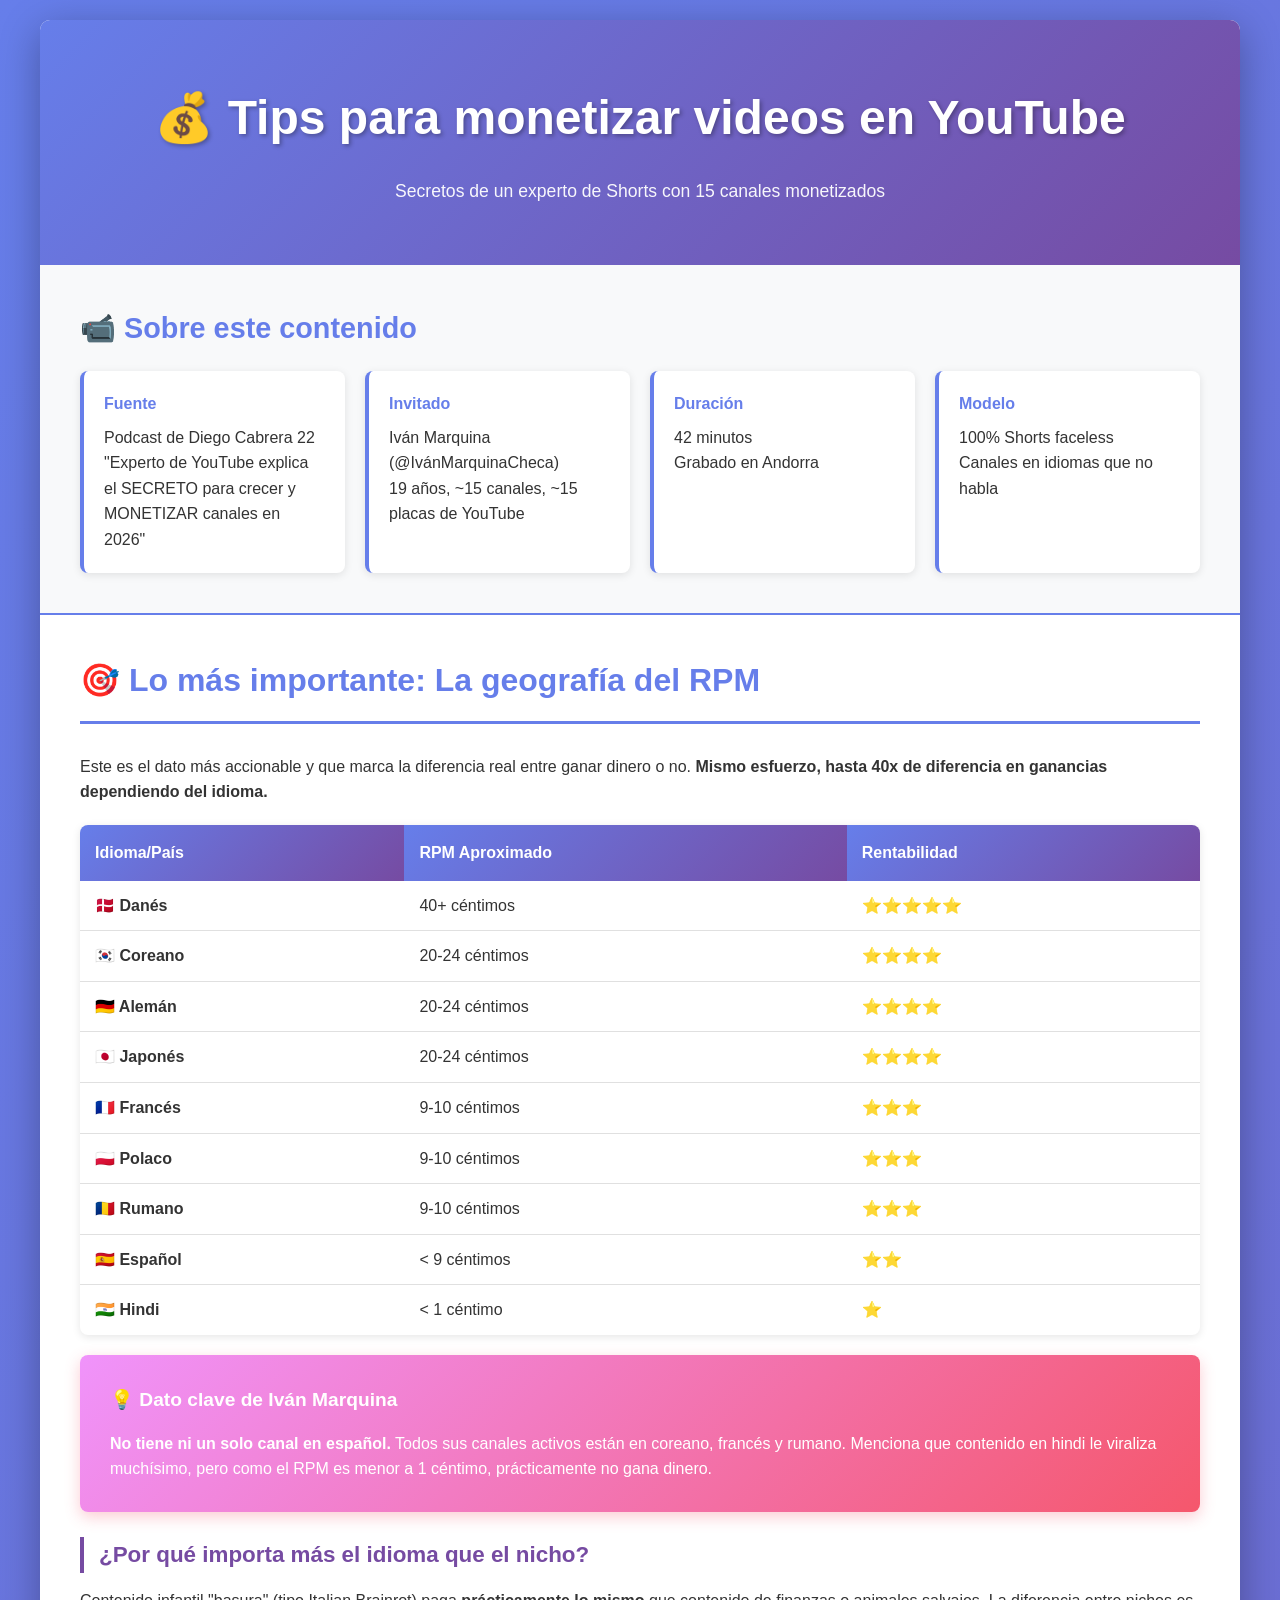
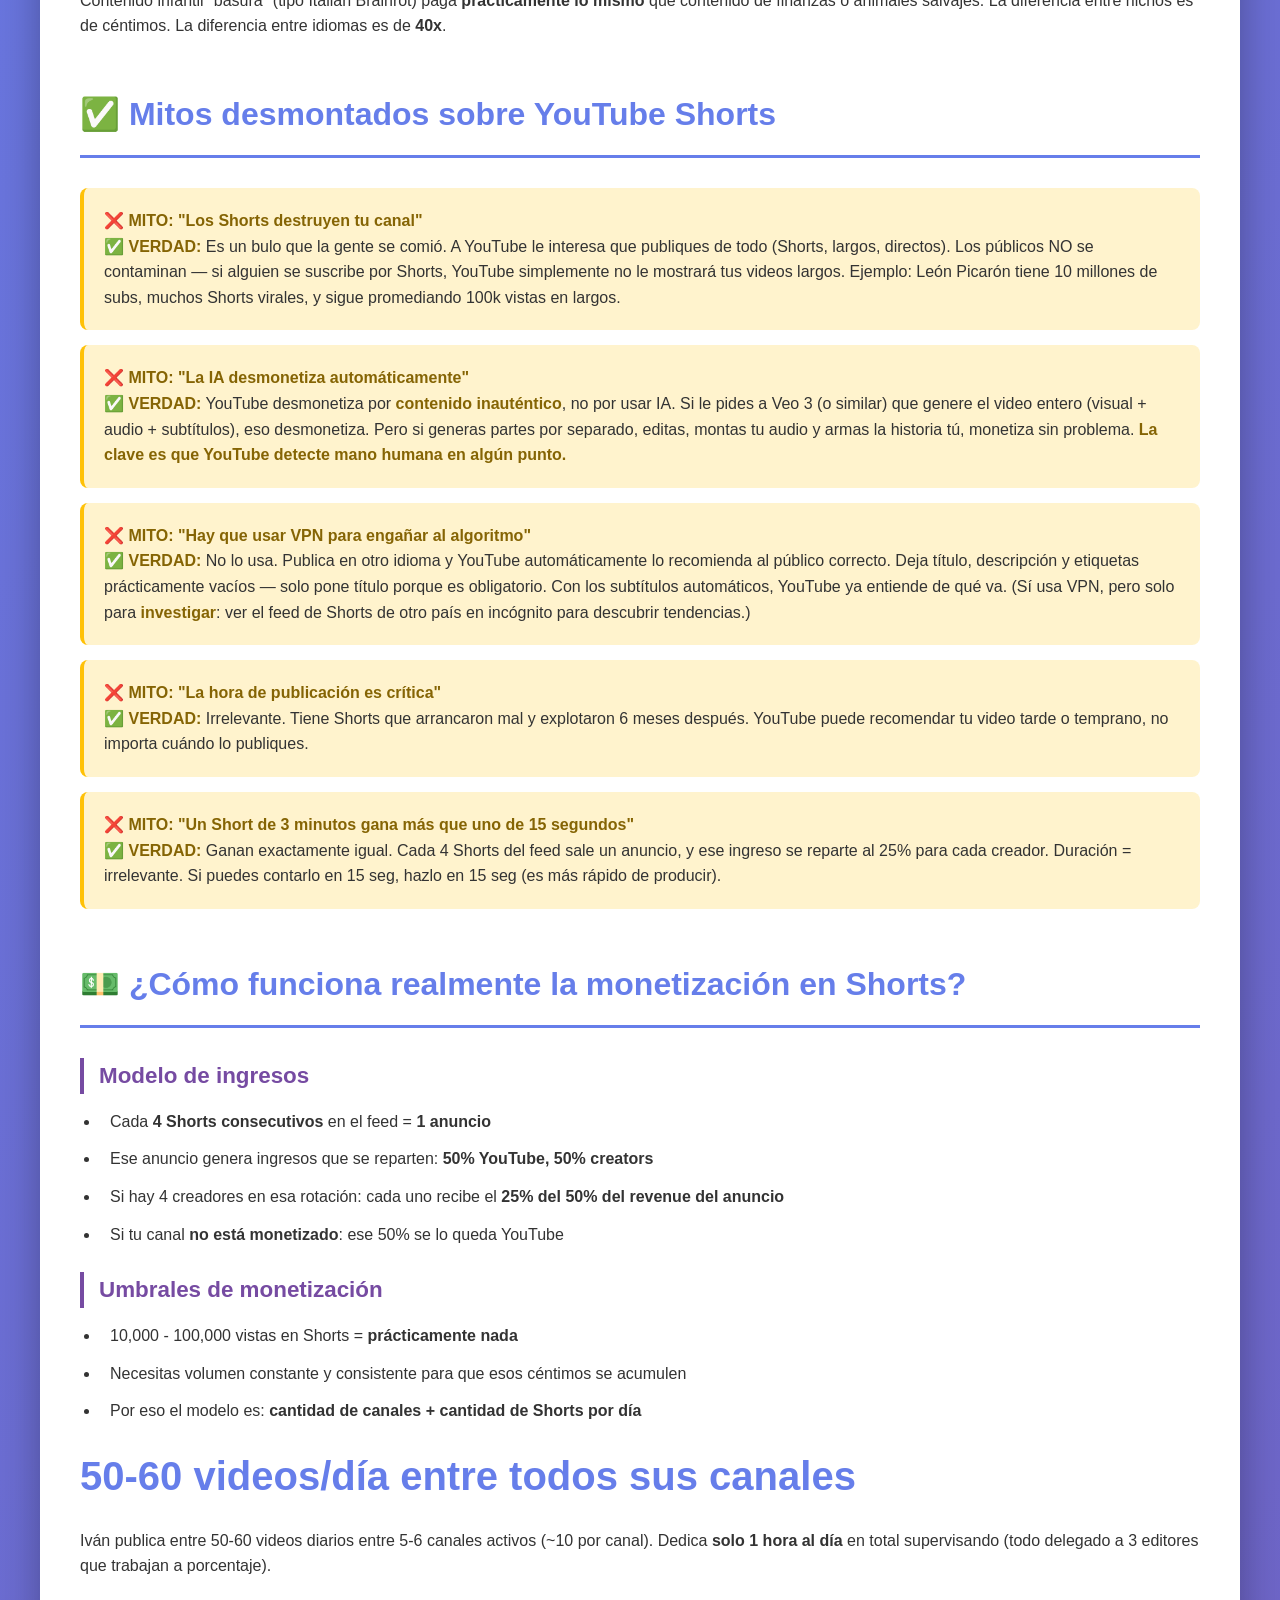
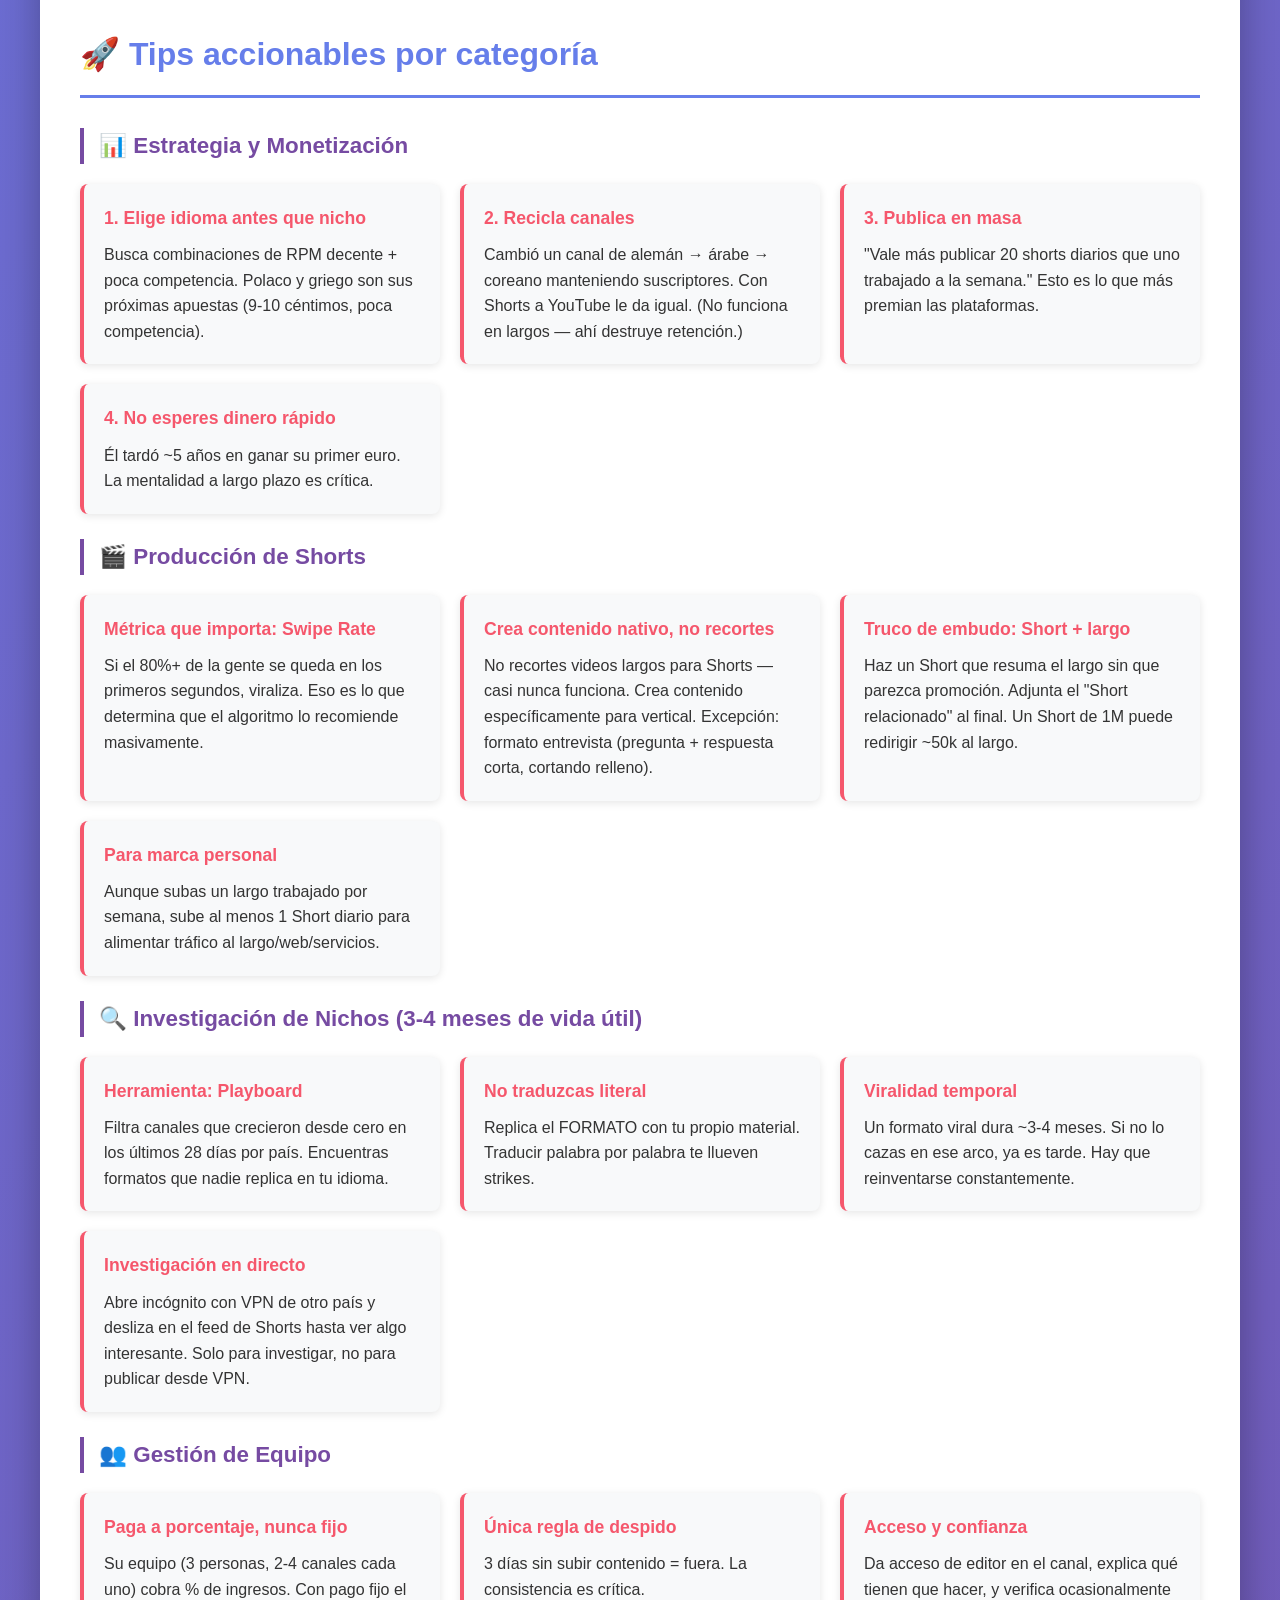
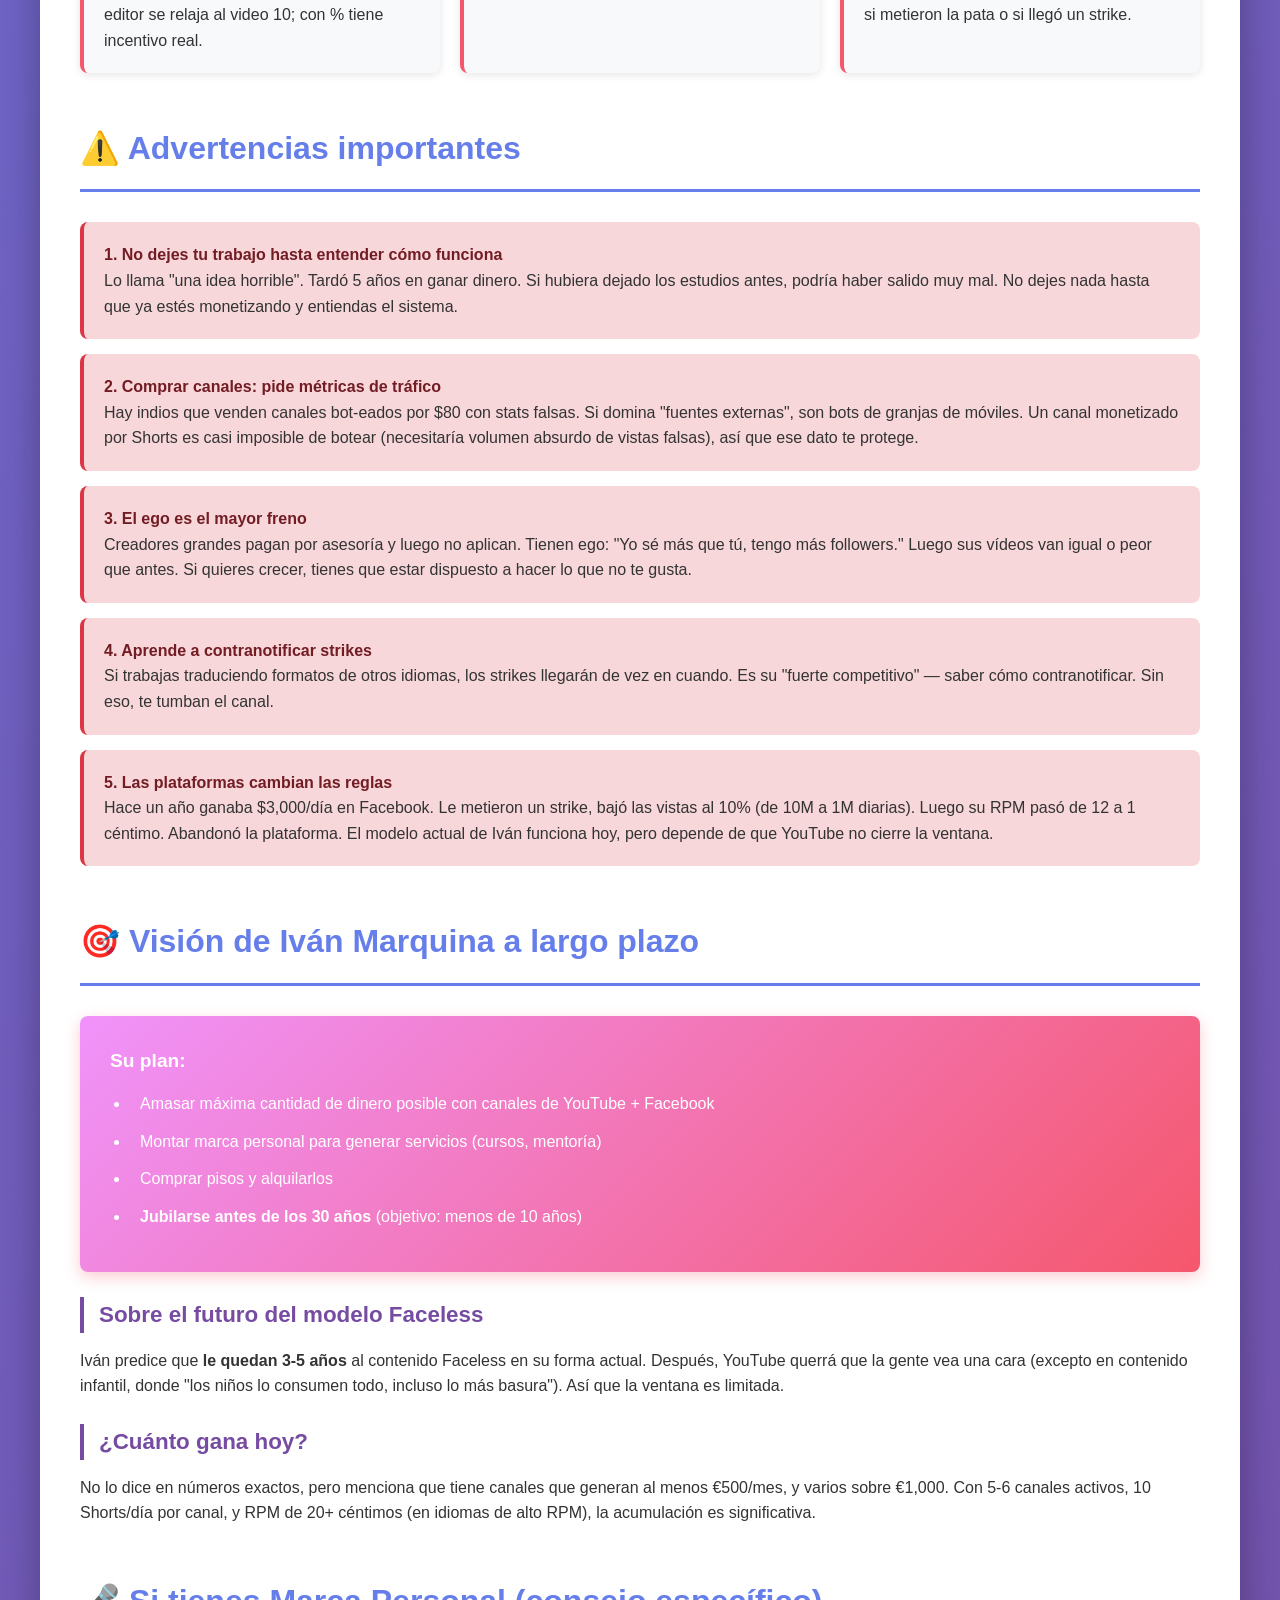
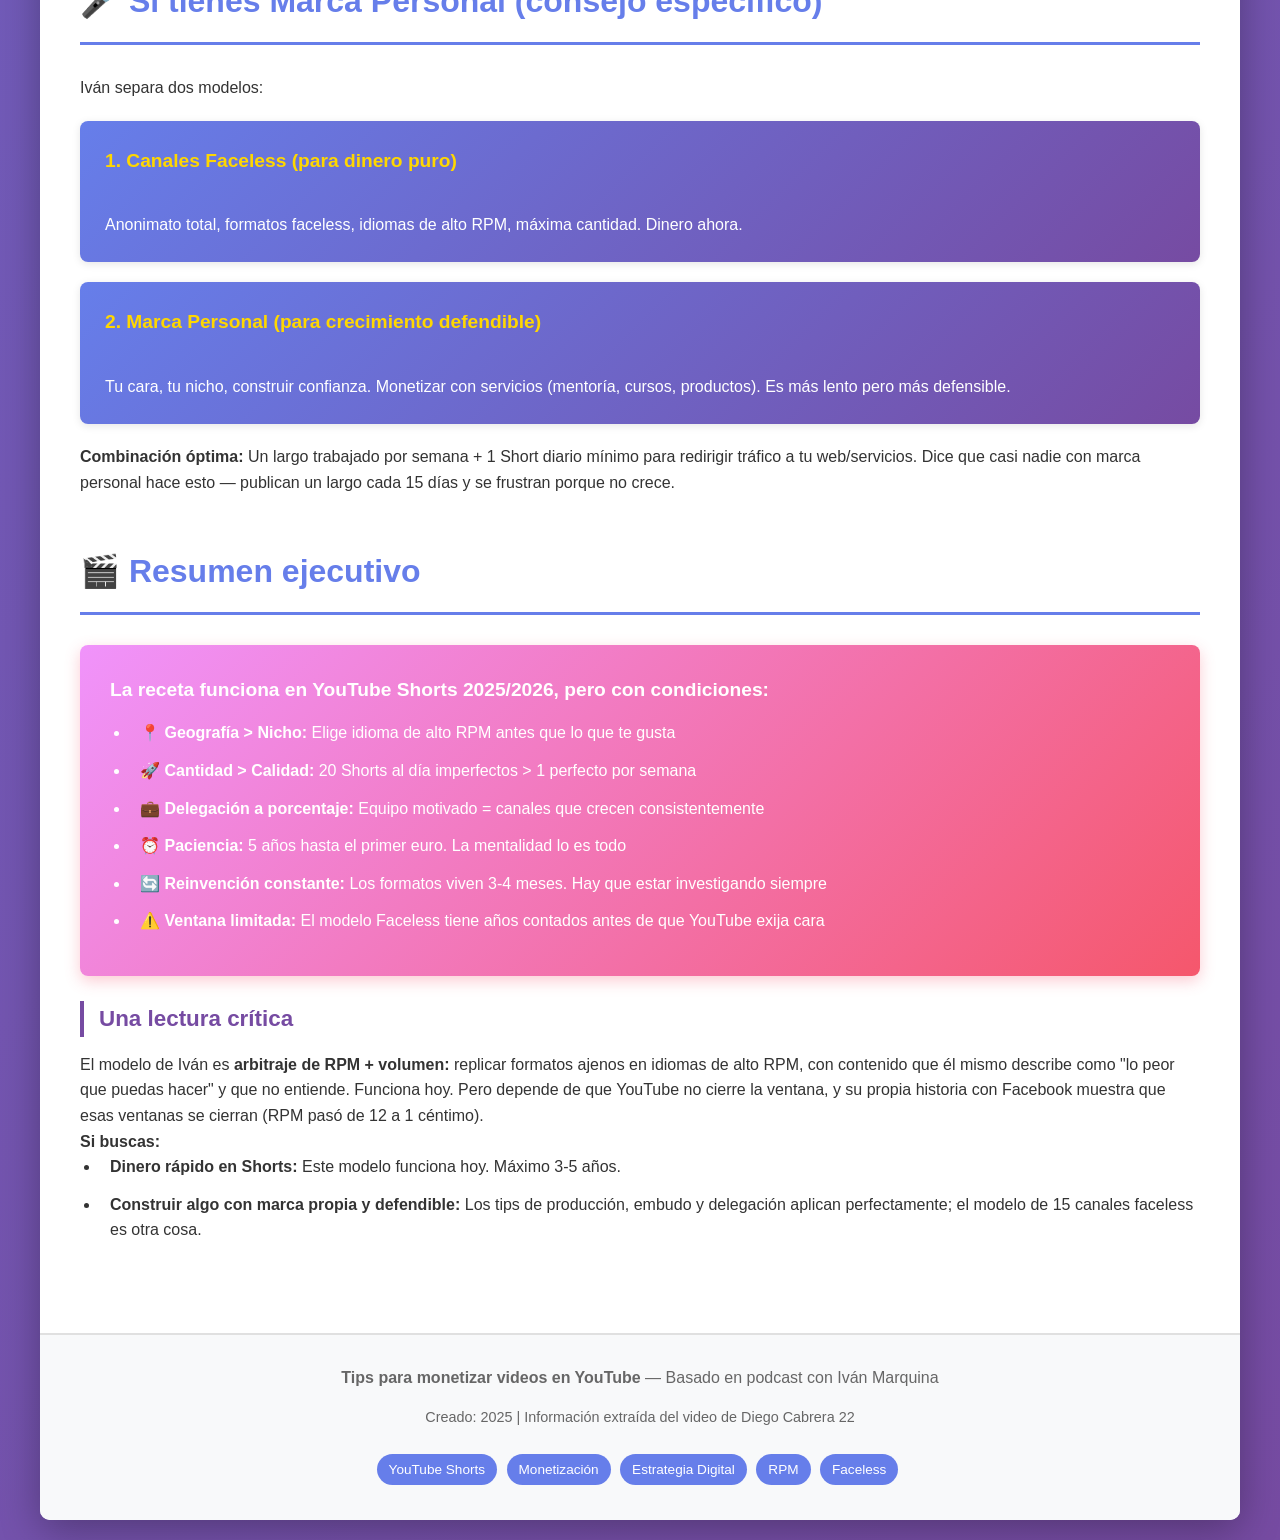
<file: guias/general/tips-para-monetizar-videos-en-youtube.html>
<!DOCTYPE html>
<html lang="es">
<head>
    <meta charset="UTF-8">
    <meta name="viewport" content="width=device-width, initial-scale=1.0">
    <title>Tips para monetizar videos en YouTube</title>
    <style>
        * {
            margin: 0;
            padding: 0;
            box-sizing: border-box;
        }

        body {
            font-family: 'Segoe UI', Tahoma, Geneva, Verdana, sans-serif;
            background: linear-gradient(135deg, #667eea 0%, #764ba2 100%);
            color: #333;
            line-height: 1.6;
            min-height: 100vh;
            padding: 20px;
        }

        .container {
            max-width: 1200px;
            margin: 0 auto;
            background: white;
            border-radius: 10px;
            box-shadow: 0 10px 40px rgba(0,0,0,0.3);
            overflow: hidden;
        }

        header {
            background: linear-gradient(135deg, #667eea 0%, #764ba2 100%);
            color: white;
            padding: 60px 40px;
            text-align: center;
        }

        header h1 {
            font-size: 3em;
            margin-bottom: 20px;
            text-shadow: 2px 2px 4px rgba(0,0,0,0.3);
        }

        header p {
            font-size: 1.1em;
            opacity: 0.95;
        }

        .video-info {
            background: #f8f9fa;
            padding: 40px;
            border-bottom: 2px solid #667eea;
        }

        .video-info h2 {
            color: #667eea;
            margin-bottom: 20px;
            font-size: 1.8em;
        }

        .info-grid {
            display: grid;
            grid-template-columns: repeat(auto-fit, minmax(250px, 1fr));
            gap: 20px;
            margin-top: 20px;
        }

        .info-card {
            background: white;
            padding: 20px;
            border-radius: 8px;
            border-left: 4px solid #667eea;
            box-shadow: 0 2px 8px rgba(0,0,0,0.1);
        }

        .info-card strong {
            color: #667eea;
            display: block;
            margin-bottom: 8px;
        }

        .content {
            padding: 40px;
        }

        section {
            margin-bottom: 50px;
        }

        section h2 {
            color: #667eea;
            font-size: 2em;
            margin-bottom: 30px;
            padding-bottom: 15px;
            border-bottom: 3px solid #667eea;
        }

        section h3 {
            color: #764ba2;
            font-size: 1.4em;
            margin: 25px 0 15px 0;
            padding-left: 15px;
            border-left: 4px solid #764ba2;
        }

        .highlight-box {
            background: linear-gradient(135deg, #f093fb 0%, #f5576c 100%);
            color: white;
            padding: 30px;
            border-radius: 8px;
            margin: 20px 0;
            box-shadow: 0 5px 15px rgba(245, 87, 108, 0.3);
        }

        .highlight-box h4 {
            font-size: 1.2em;
            margin-bottom: 15px;
        }

        table {
            width: 100%;
            border-collapse: collapse;
            margin: 20px 0;
            background: white;
            box-shadow: 0 2px 8px rgba(0,0,0,0.1);
            border-radius: 8px;
            overflow: hidden;
        }

        table th {
            background: linear-gradient(135deg, #667eea 0%, #764ba2 100%);
            color: white;
            padding: 15px;
            text-align: left;
            font-weight: 600;
        }

        table td {
            padding: 12px 15px;
            border-bottom: 1px solid #e0e0e0;
        }

        table tr:hover {
            background: #f8f9fa;
        }

        table tr:last-child td {
            border-bottom: none;
        }

        ul {
            margin-left: 20px;
        }

        li {
            margin-bottom: 12px;
            padding-left: 10px;
        }

        .tip-list {
            display: grid;
            grid-template-columns: repeat(auto-fit, minmax(300px, 1fr));
            gap: 20px;
            margin: 20px 0;
        }

        .tip-card {
            background: #f8f9fa;
            padding: 20px;
            border-radius: 8px;
            border-left: 4px solid #f5576c;
            box-shadow: 0 2px 8px rgba(0,0,0,0.1);
        }

        .tip-card strong {
            color: #f5576c;
            display: block;
            margin-bottom: 10px;
            font-size: 1.1em;
        }

        .mito-box {
            background: #fff3cd;
            border-left: 4px solid #ffc107;
            padding: 20px;
            border-radius: 8px;
            margin: 15px 0;
        }

        .mito-box strong {
            color: #856404;
        }

        .advertencia {
            background: #f8d7da;
            border-left: 4px solid #dc3545;
            padding: 20px;
            border-radius: 8px;
            margin: 15px 0;
        }

        .advertencia strong {
            color: #721c24;
        }

        .numero-grande {
            font-size: 2.5em;
            font-weight: bold;
            color: #667eea;
            margin: 20px 0;
        }

        footer {
            background: #f8f9fa;
            padding: 30px 40px;
            border-top: 2px solid #e0e0e0;
            text-align: center;
            color: #666;
        }

        .badge {
            display: inline-block;
            background: #667eea;
            color: white;
            padding: 5px 12px;
            border-radius: 20px;
            font-size: 0.85em;
            margin: 5px 5px 5px 0;
        }

        @media (max-width: 768px) {
            header h1 {
                font-size: 2em;
            }

            section h2 {
                font-size: 1.5em;
            }

            .info-grid {
                grid-template-columns: 1fr;
            }

            .tip-list {
                grid-template-columns: 1fr;
            }
        }
    </style>
</head>
<body>
    <div class="container">
        <header>
            <h1>💰 Tips para monetizar videos en YouTube</h1>
            <p>Secretos de un experto de Shorts con 15 canales monetizados</p>
        </header>

        <div class="video-info">
            <h2>📹 Sobre este contenido</h2>
            <div class="info-grid">
                <div class="info-card">
                    <strong>Fuente</strong>
                    Podcast de Diego Cabrera 22<br>
                    "Experto de YouTube explica el SECRETO para crecer y MONETIZAR canales en 2026"
                </div>
                <div class="info-card">
                    <strong>Invitado</strong>
                    Iván Marquina (@IvánMarquinaCheca)<br>
                    19 años, ~15 canales, ~15 placas de YouTube
                </div>
                <div class="info-card">
                    <strong>Duración</strong>
                    42 minutos<br>
                    Grabado en Andorra
                </div>
                <div class="info-card">
                    <strong>Modelo</strong>
                    100% Shorts faceless<br>
                    Canales en idiomas que no habla
                </div>
            </div>
        </div>

        <div class="content">
            <!-- SECCIÓN 1: LO MÁS IMPORTANTE -->
            <section>
                <h2>🎯 Lo más importante: La geografía del RPM</h2>

                <p>Este es el dato más accionable y que marca la diferencia real entre ganar dinero o no. <strong>Mismo esfuerzo, hasta 40x de diferencia en ganancias dependiendo del idioma.</strong></p>

                <table>
                    <thead>
                        <tr>
                            <th>Idioma/País</th>
                            <th>RPM Aproximado</th>
                            <th>Rentabilidad</th>
                        </tr>
                    </thead>
                    <tbody>
                        <tr>
                            <td><strong>🇩🇰 Danés</strong></td>
                            <td>40+ céntimos</td>
                            <td>⭐⭐⭐⭐⭐</td>
                        </tr>
                        <tr>
                            <td><strong>🇰🇷 Coreano</strong></td>
                            <td>20-24 céntimos</td>
                            <td>⭐⭐⭐⭐</td>
                        </tr>
                        <tr>
                            <td><strong>🇩🇪 Alemán</strong></td>
                            <td>20-24 céntimos</td>
                            <td>⭐⭐⭐⭐</td>
                        </tr>
                        <tr>
                            <td><strong>🇯🇵 Japonés</strong></td>
                            <td>20-24 céntimos</td>
                            <td>⭐⭐⭐⭐</td>
                        </tr>
                        <tr>
                            <td><strong>🇫🇷 Francés</strong></td>
                            <td>9-10 céntimos</td>
                            <td>⭐⭐⭐</td>
                        </tr>
                        <tr>
                            <td><strong>🇵🇱 Polaco</strong></td>
                            <td>9-10 céntimos</td>
                            <td>⭐⭐⭐</td>
                        </tr>
                        <tr>
                            <td><strong>🇷🇴 Rumano</strong></td>
                            <td>9-10 céntimos</td>
                            <td>⭐⭐⭐</td>
                        </tr>
                        <tr>
                            <td><strong>🇪🇸 Español</strong></td>
                            <td>&lt; 9 céntimos</td>
                            <td>⭐⭐</td>
                        </tr>
                        <tr>
                            <td><strong>🇮🇳 Hindi</strong></td>
                            <td>&lt; 1 céntimo</td>
                            <td>⭐</td>
                        </tr>
                    </tbody>
                </table>

                <div class="highlight-box">
                    <h4>💡 Dato clave de Iván Marquina</h4>
                    <p><strong>No tiene ni un solo canal en español.</strong> Todos sus canales activos están en coreano, francés y rumano. Menciona que contenido en hindi le viraliza muchísimo, pero como el RPM es menor a 1 céntimo, prácticamente no gana dinero.</p>
                </div>

                <h3>¿Por qué importa más el idioma que el nicho?</h3>
                <p>Contenido infantil "basura" (tipo Italian Brainrot) paga <strong>prácticamente lo mismo</strong> que contenido de finanzas o animales salvajes. La diferencia entre nichos es de céntimos. La diferencia entre idiomas es de <strong>40x</strong>.</p>
            </section>

            <!-- SECCIÓN 2: MITOS DESMONTADOS -->
            <section>
                <h2>✅ Mitos desmontados sobre YouTube Shorts</h2>

                <div class="mito-box">
                    <strong>❌ MITO: "Los Shorts destruyen tu canal"</strong><br>
                    ✅ <strong>VERDAD:</strong> Es un bulo que la gente se comió. A YouTube le interesa que publiques de todo (Shorts, largos, directos). Los públicos NO se contaminan — si alguien se suscribe por Shorts, YouTube simplemente no le mostrará tus videos largos. Ejemplo: León Picarón tiene 10 millones de subs, muchos Shorts virales, y sigue promediando 100k vistas en largos.
                </div>

                <div class="mito-box">
                    <strong>❌ MITO: "La IA desmonetiza automáticamente"</strong><br>
                    ✅ <strong>VERDAD:</strong> YouTube desmonetiza por <strong>contenido inauténtico</strong>, no por usar IA. Si le pides a Veo 3 (o similar) que genere el video entero (visual + audio + subtítulos), eso desmonetiza. Pero si generas partes por separado, editas, montas tu audio y armas la historia tú, monetiza sin problema. <strong>La clave es que YouTube detecte mano humana en algún punto.</strong>
                </div>

                <div class="mito-box">
                    <strong>❌ MITO: "Hay que usar VPN para engañar al algoritmo"</strong><br>
                    ✅ <strong>VERDAD:</strong> No lo usa. Publica en otro idioma y YouTube automáticamente lo recomienda al público correcto. Deja título, descripción y etiquetas prácticamente vacíos — solo pone título porque es obligatorio. Con los subtítulos automáticos, YouTube ya entiende de qué va. (Sí usa VPN, pero solo para <strong>investigar</strong>: ver el feed de Shorts de otro país en incógnito para descubrir tendencias.)
                </div>

                <div class="mito-box">
                    <strong>❌ MITO: "La hora de publicación es crítica"</strong><br>
                    ✅ <strong>VERDAD:</strong> Irrelevante. Tiene Shorts que arrancaron mal y explotaron 6 meses después. YouTube puede recomendar tu video tarde o temprano, no importa cuándo lo publiques.
                </div>

                <div class="mito-box">
                    <strong>❌ MITO: "Un Short de 3 minutos gana más que uno de 15 segundos"</strong><br>
                    ✅ <strong>VERDAD:</strong> Ganan exactamente igual. Cada 4 Shorts del feed sale un anuncio, y ese ingreso se reparte al 25% para cada creador. Duración = irrelevante. Si puedes contarlo en 15 seg, hazlo en 15 seg (es más rápido de producir).
                </div>
            </section>

            <!-- SECCIÓN 3: CÓMO FUNCIONA LA MONETIZACIÓN -->
            <section>
                <h2>💵 ¿Cómo funciona realmente la monetización en Shorts?</h2>

                <h3>Modelo de ingresos</h3>
                <ul>
                    <li>Cada <strong>4 Shorts consecutivos</strong> en el feed = <strong>1 anuncio</strong></li>
                    <li>Ese anuncio genera ingresos que se reparten: <strong>50% YouTube, 50% creators</strong></li>
                    <li>Si hay 4 creadores en esa rotación: cada uno recibe el <strong>25% del 50% del revenue del anuncio</strong></li>
                    <li>Si tu canal <strong>no está monetizado</strong>: ese 50% se lo queda YouTube</li>
                </ul>

                <h3>Umbrales de monetización</h3>
                <ul>
                    <li>10,000 - 100,000 vistas en Shorts = <strong>prácticamente nada</strong></li>
                    <li>Necesitas volumen constante y consistente para que esos céntimos se acumulen</li>
                    <li>Por eso el modelo es: <strong>cantidad de canales + cantidad de Shorts por día</strong></li>
                </ul>

                <div class="numero-grande">
                    50-60 videos/día entre todos sus canales
                </div>

                <p>Iván publica entre 50-60 videos diarios entre 5-6 canales activos (~10 por canal). Dedica <strong>solo 1 hora al día</strong> en total supervisando (todo delegado a 3 editores que trabajan a porcentaje).</p>
            </section>

            <!-- SECCIÓN 4: TIPS ACCIONABLES -->
            <section>
                <h2>🚀 Tips accionables por categoría</h2>

                <h3>📊 Estrategia y Monetización</h3>
                <div class="tip-list">
                    <div class="tip-card">
                        <strong>1. Elige idioma antes que nicho</strong>
                        Busca combinaciones de RPM decente + poca competencia. Polaco y griego son sus próximas apuestas (9-10 céntimos, poca competencia).
                    </div>
                    <div class="tip-card">
                        <strong>2. Recicla canales</strong>
                        Cambió un canal de alemán → árabe → coreano manteniendo suscriptores. Con Shorts a YouTube le da igual. (No funciona en largos — ahí destruye retención.)
                    </div>
                    <div class="tip-card">
                        <strong>3. Publica en masa</strong>
                        "Vale más publicar 20 shorts diarios que uno trabajado a la semana." Esto es lo que más premian las plataformas.
                    </div>
                    <div class="tip-card">
                        <strong>4. No esperes dinero rápido</strong>
                        Él tardó ~5 años en ganar su primer euro. La mentalidad a largo plazo es crítica.
                    </div>
                </div>

                <h3>🎬 Producción de Shorts</h3>
                <div class="tip-list">
                    <div class="tip-card">
                        <strong>Métrica que importa: Swipe Rate</strong>
                        Si el 80%+ de la gente se queda en los primeros segundos, viraliza. Eso es lo que determina que el algoritmo lo recomiende masivamente.
                    </div>
                    <div class="tip-card">
                        <strong>Crea contenido nativo, no recortes</strong>
                        No recortes videos largos para Shorts — casi nunca funciona. Crea contenido específicamente para vertical. Excepción: formato entrevista (pregunta + respuesta corta, cortando relleno).
                    </div>
                    <div class="tip-card">
                        <strong>Truco de embudo: Short + largo</strong>
                        Haz un Short que resuma el largo sin que parezca promoción. Adjunta el "Short relacionado" al final. Un Short de 1M puede redirigir ~50k al largo.
                    </div>
                    <div class="tip-card">
                        <strong>Para marca personal</strong>
                        Aunque subas un largo trabajado por semana, sube al menos 1 Short diario para alimentar tráfico al largo/web/servicios.
                    </div>
                </div>

                <h3>🔍 Investigación de Nichos (3-4 meses de vida útil)</h3>
                <div class="tip-list">
                    <div class="tip-card">
                        <strong>Herramienta: Playboard</strong>
                        Filtra canales que crecieron desde cero en los últimos 28 días por país. Encuentras formatos que nadie replica en tu idioma.
                    </div>
                    <div class="tip-card">
                        <strong>No traduzcas literal</strong>
                        Replica el FORMATO con tu propio material. Traducir palabra por palabra te llueven strikes.
                    </div>
                    <div class="tip-card">
                        <strong>Viralidad temporal</strong>
                        Un formato viral dura ~3-4 meses. Si no lo cazas en ese arco, ya es tarde. Hay que reinventarse constantemente.
                    </div>
                    <div class="tip-card">
                        <strong>Investigación en directo</strong>
                        Abre incógnito con VPN de otro país y desliza en el feed de Shorts hasta ver algo interesante. Solo para investigar, no para publicar desde VPN.
                    </div>
                </div>

                <h3>👥 Gestión de Equipo</h3>
                <div class="tip-list">
                    <div class="tip-card">
                        <strong>Paga a porcentaje, nunca fijo</strong>
                        Su equipo (3 personas, 2-4 canales cada uno) cobra % de ingresos. Con pago fijo el editor se relaja al video 10; con % tiene incentivo real.
                    </div>
                    <div class="tip-card">
                        <strong>Única regla de despido</strong>
                        3 días sin subir contenido = fuera. La consistencia es crítica.
                    </div>
                    <div class="tip-card">
                        <strong>Acceso y confianza</strong>
                        Da acceso de editor en el canal, explica qué tienen que hacer, y verifica ocasionalmente si metieron la pata o si llegó un strike.
                    </div>
                </div>
            </section>

            <!-- SECCIÓN 5: ADVERTENCIAS -->
            <section>
                <h2>⚠️ Advertencias importantes</h2>

                <div class="advertencia">
                    <strong>1. No dejes tu trabajo hasta entender cómo funciona</strong><br>
                    Lo llama "una idea horrible". Tardó 5 años en ganar dinero. Si hubiera dejado los estudios antes, podría haber salido muy mal. No dejes nada hasta que ya estés monetizando y entiendas el sistema.
                </div>

                <div class="advertencia">
                    <strong>2. Comprar canales: pide métricas de tráfico</strong><br>
                    Hay indios que venden canales bot-eados por $80 con stats falsas. Si domina "fuentes externas", son bots de granjas de móviles. Un canal monetizado por Shorts es casi imposible de botear (necesitaría volumen absurdo de vistas falsas), así que ese dato te protege.
                </div>

                <div class="advertencia">
                    <strong>3. El ego es el mayor freno</strong><br>
                    Creadores grandes pagan por asesoría y luego no aplican. Tienen ego: "Yo sé más que tú, tengo más followers." Luego sus vídeos van igual o peor que antes. Si quieres crecer, tienes que estar dispuesto a hacer lo que no te gusta.
                </div>

                <div class="advertencia">
                    <strong>4. Aprende a contranotificar strikes</strong><br>
                    Si trabajas traduciendo formatos de otros idiomas, los strikes llegarán de vez en cuando. Es su "fuerte competitivo" — saber cómo contranotificar. Sin eso, te tumban el canal.
                </div>

                <div class="advertencia">
                    <strong>5. Las plataformas cambian las reglas</strong><br>
                    Hace un año ganaba $3,000/día en Facebook. Le metieron un strike, bajó las vistas al 10% (de 10M a 1M diarias). Luego su RPM pasó de 12 a 1 céntimo. Abandonó la plataforma. El modelo actual de Iván funciona hoy, pero depende de que YouTube no cierre la ventana.
                </div>
            </section>

            <!-- SECCIÓN 6: VISIÓN A LARGO PLAZO -->
            <section>
                <h2>🎯 Visión de Iván Marquina a largo plazo</h2>

                <div class="highlight-box">
                    <h4>Su plan:</h4>
                    <ul>
                        <li>Amasar máxima cantidad de dinero posible con canales de YouTube + Facebook</li>
                        <li>Montar marca personal para generar servicios (cursos, mentoría)</li>
                        <li>Comprar pisos y alquilarlos</li>
                        <li><strong>Jubilarse antes de los 30 años</strong> (objetivo: menos de 10 años)</li>
                    </ul>
                </div>

                <h3>Sobre el futuro del modelo Faceless</h3>
                <p>Iván predice que <strong>le quedan 3-5 años</strong> al contenido Faceless en su forma actual. Después, YouTube querrá que la gente vea una cara (excepto en contenido infantil, donde "los niños lo consumen todo, incluso lo más basura"). Así que la ventana es limitada.</p>

                <h3>¿Cuánto gana hoy?</h3>
                <p>No lo dice en números exactos, pero menciona que tiene canales que generan al menos €500/mes, y varios sobre €1,000. Con 5-6 canales activos, 10 Shorts/día por canal, y RPM de 20+ céntimos (en idiomas de alto RPM), la acumulación es significativa.</p>
            </section>

            <!-- SECCIÓN 7: PARA MARCA PERSONAL -->
            <section>
                <h2>🎤 Si tienes Marca Personal (consejo específico)</h2>

                <p>Iván separa dos modelos:</p>

                <div class="tip-card" style="background: linear-gradient(135deg, #667eea 0%, #764ba2 100%); color: white; border-left: none; border-radius: 8px; padding: 25px; margin: 20px 0;">
                    <strong style="color: #ffd700; font-size: 1.2em;">1. Canales Faceless (para dinero puro)</strong><br>
                    Anonimato total, formatos faceless, idiomas de alto RPM, máxima cantidad. Dinero ahora.
                </div>

                <div class="tip-card" style="background: linear-gradient(135deg, #667eea 0%, #764ba2 100%); color: white; border-left: none; border-radius: 8px; padding: 25px; margin: 20px 0;">
                    <strong style="color: #ffd700; font-size: 1.2em;">2. Marca Personal (para crecimiento defendible)</strong><br>
                    Tu cara, tu nicho, construir confianza. Monetizar con servicios (mentoría, cursos, productos). Es más lento pero más defensible.
                </div>

                <p><strong>Combinación óptima:</strong> Un largo trabajado por semana + 1 Short diario mínimo para redirigir tráfico a tu web/servicios. Dice que casi nadie con marca personal hace esto — publican un largo cada 15 días y se frustran porque no crece.</p>
            </section>

            <!-- SECCIÓN 8: CONCLUSIÓN -->
            <section>
                <h2>🎬 Resumen ejecutivo</h2>

                <div class="highlight-box">
                    <h4>La receta funciona en YouTube Shorts 2025/2026, pero con condiciones:</h4>
                    <ul>
                        <li>📍 <strong>Geografía &gt; Nicho:</strong> Elige idioma de alto RPM antes que lo que te gusta</li>
                        <li>🚀 <strong>Cantidad &gt; Calidad:</strong> 20 Shorts al día imperfectos > 1 perfecto por semana</li>
                        <li>💼 <strong>Delegación a porcentaje:</strong> Equipo motivado = canales que crecen consistentemente</li>
                        <li>⏰ <strong>Paciencia:</strong> 5 años hasta el primer euro. La mentalidad lo es todo</li>
                        <li>🔄 <strong>Reinvención constante:</strong> Los formatos viven 3-4 meses. Hay que estar investigando siempre</li>
                        <li>⚠️ <strong>Ventana limitada:</strong> El modelo Faceless tiene años contados antes de que YouTube exija cara</li>
                    </ul>
                </div>

                <h3>Una lectura crítica</h3>
                <p>El modelo de Iván es <strong>arbitraje de RPM + volumen:</strong> replicar formatos ajenos en idiomas de alto RPM, con contenido que él mismo describe como "lo peor que puedas hacer" y que no entiende. Funciona hoy. Pero depende de que YouTube no cierre la ventana, y su propia historia con Facebook muestra que esas ventanas se cierran (RPM pasó de 12 a 1 céntimo).</p>

                <p><strong>Si buscas:</strong></p>
                <ul>
                    <li><strong>Dinero rápido en Shorts:</strong> Este modelo funciona hoy. Máximo 3-5 años.</li>
                    <li><strong>Construir algo con marca propia y defendible:</strong> Los tips de producción, embudo y delegación aplican perfectamente; el modelo de 15 canales faceless es otra cosa.</li>
                </ul>
            </section>
        </div>

        <footer>
            <p><strong>Tips para monetizar videos en YouTube</strong> — Basado en podcast con Iván Marquina</p>
            <p style="margin-top: 15px; font-size: 0.9em;">Creado: 2025 | Información extraída del video de Diego Cabrera 22</p>
            <div style="margin-top: 20px;">
                <span class="badge">YouTube Shorts</span>
                <span class="badge">Monetización</span>
                <span class="badge">Estrategia Digital</span>
                <span class="badge">RPM</span>
                <span class="badge">Faceless</span>
            </div>
        </footer>
    </div>
</body>
</html>
</file>
